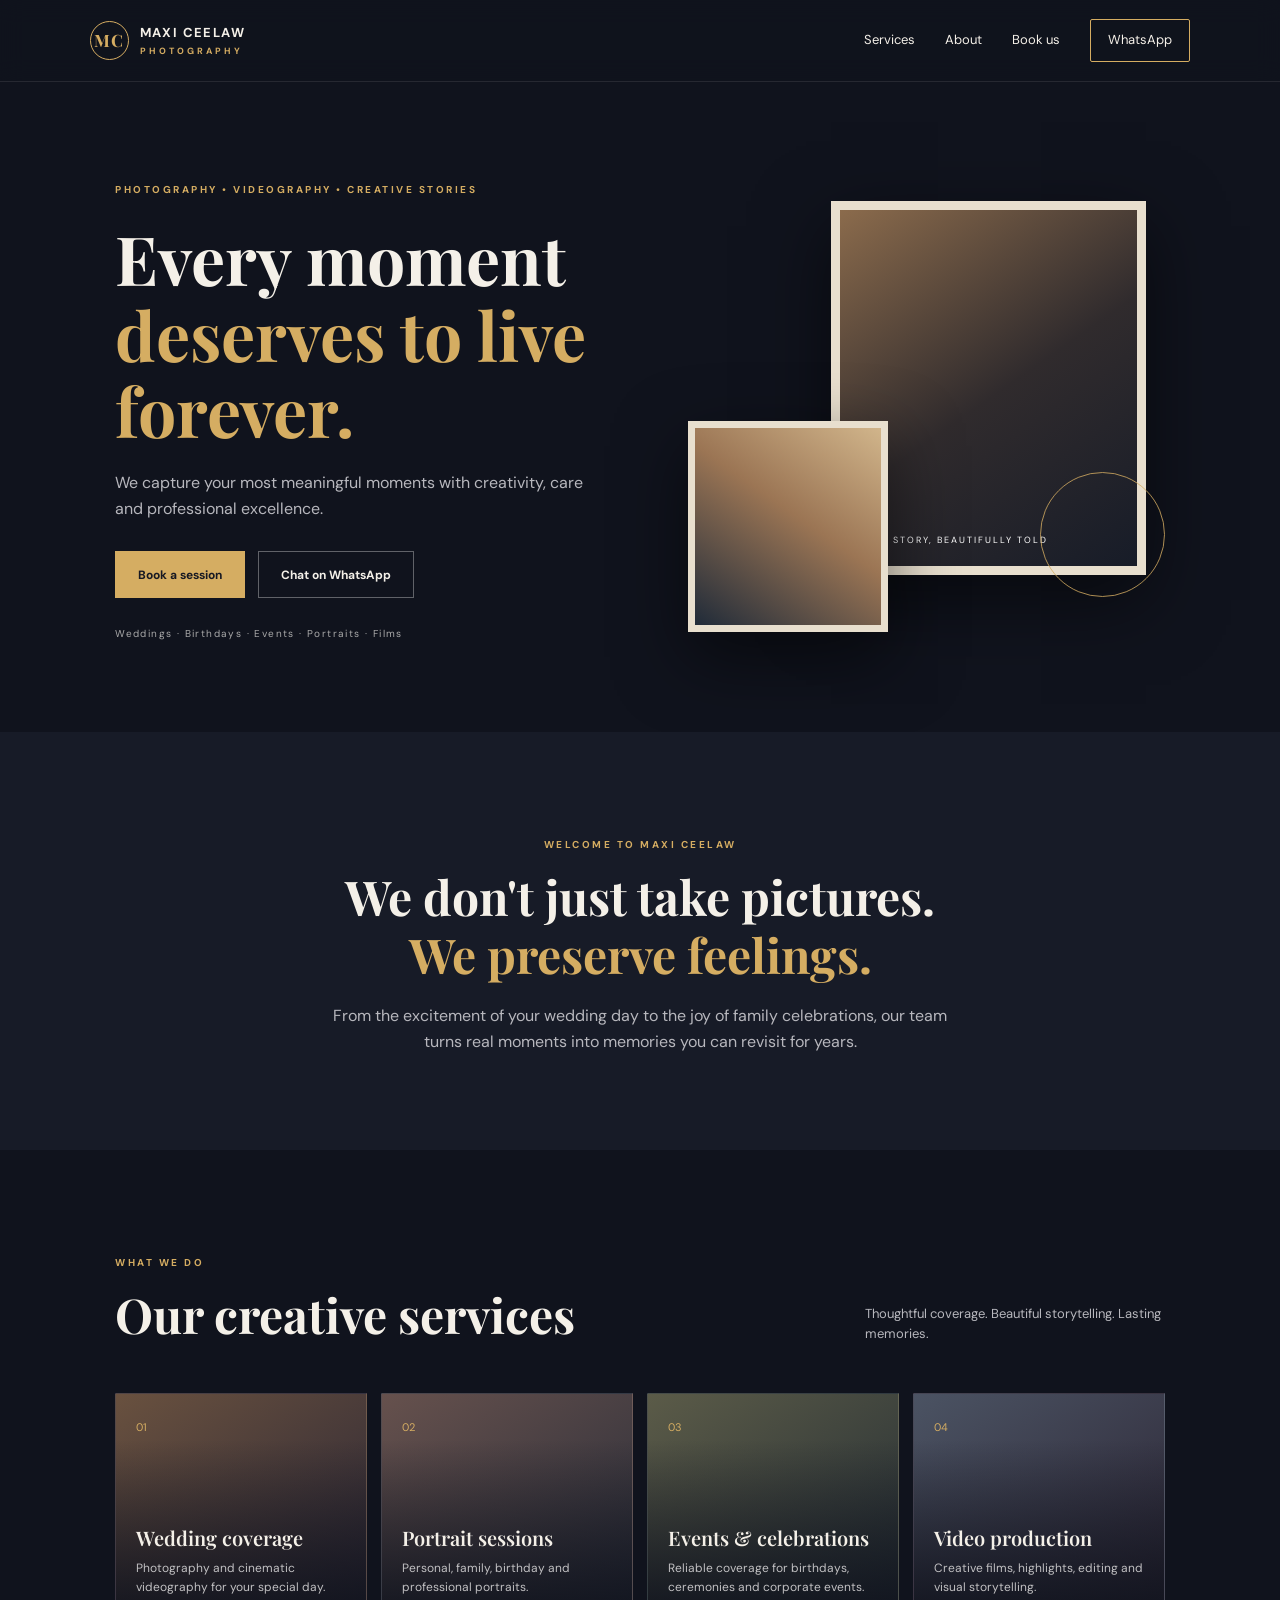
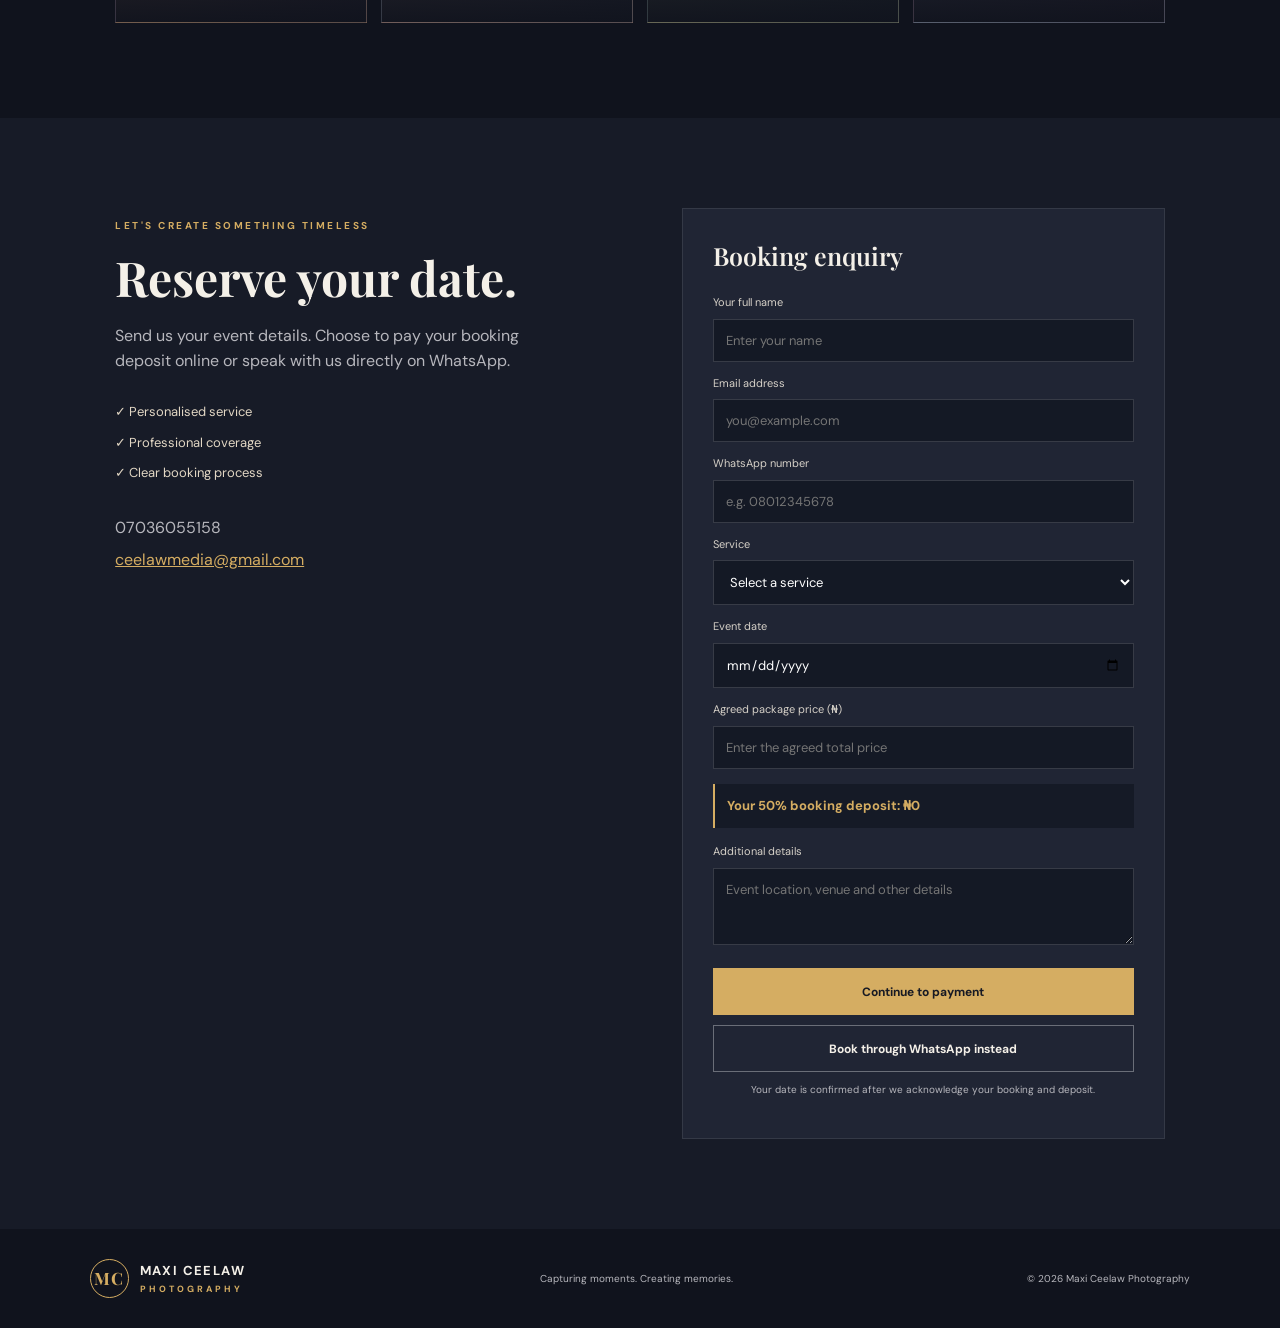
<file: index.html>
<!doctype html>
<html lang="en">
<head>
  <meta charset="utf-8"><meta name="viewport" content="width=device-width,initial-scale=1">
  <meta name="theme-color" content="#10131d">
  <meta name="description" content="Maxi Ceelaw Photography — weddings, portraits, events, photography and videography in Nigeria.">
  <title>Maxi Ceelaw Photography | Capture the Moments</title>
  <link rel="preconnect" href="https://fonts.googleapis.com"><link rel="preconnect" href="https://fonts.gstatic.com" crossorigin>
  <link href="https://fonts.googleapis.com/css2?family=DM+Sans:wght@400;500;600;700&family=Playfair+Display:wght@600;700&display=swap" rel="stylesheet">
  <link rel="stylesheet" href="styles.css">
</head>
<body>
<header class="topbar"><a class="brand" href="#home"><span class="brand-mark">MC</span><span>MAXI CEELAW<small>PHOTOGRAPHY</small></span></a><button class="menu-toggle" aria-label="Open menu" aria-expanded="false">☰</button><nav id="nav"><a href="#services">Services</a><a href="#about">About</a><a href="#booking">Book us</a><a class="nav-cta" href="https://wa.me/2347036055158" target="_blank" rel="noopener">WhatsApp</a></nav></header>
<main>
<section class="hero" id="home"><div class="hero-content"><p class="eyebrow">PHOTOGRAPHY • VIDEOGRAPHY • CREATIVE STORIES</p><h1>Every moment<br><em>deserves to live forever.</em></h1><p class="hero-copy">We capture your most meaningful moments with creativity, care and professional excellence.</p><div class="hero-actions"><a class="btn btn-gold" href="#booking">Book a session</a><a class="btn btn-outline" href="https://wa.me/2347036055158" target="_blank" rel="noopener">Chat on WhatsApp</a></div><p class="hero-note">Weddings · Birthdays · Events · Portraits · Films</p></div><div class="hero-art" aria-label="Photography portfolio image"><div class="photo-frame frame-one"><span>YOUR STORY, BEAUTIFULLY TOLD</span></div><div class="photo-frame frame-two"></div><div class="gold-ring"></div></div></section>
<section class="intro" id="about"><p class="eyebrow">WELCOME TO MAXI CEELAW</p><h2>We don't just take pictures.<br><em>We preserve feelings.</em></h2><p>From the excitement of your wedding day to the joy of family celebrations, our team turns real moments into memories you can revisit for years.</p></section>
<section class="services" id="services"><div class="section-heading"><div><p class="eyebrow">WHAT WE DO</p><h2>Our creative services</h2></div><p>Thoughtful coverage. Beautiful storytelling. Lasting memories.</p></div><div class="service-grid"><article class="service-card wedding"><div class="service-number">01</div><h3>Wedding coverage</h3><p>Photography and cinematic videography for your special day.</p></article><article class="service-card portrait"><div class="service-number">02</div><h3>Portrait sessions</h3><p>Personal, family, birthday and professional portraits.</p></article><article class="service-card event"><div class="service-number">03</div><h3>Events & celebrations</h3><p>Reliable coverage for birthdays, ceremonies and corporate events.</p></article><article class="service-card film"><div class="service-number">04</div><h3>Video production</h3><p>Creative films, highlights, editing and visual storytelling.</p></article></div></section>
<section class="booking" id="booking"><div class="booking-copy"><p class="eyebrow">LET'S CREATE SOMETHING TIMELESS</p><h2>Reserve your date.</h2><p>Send us your event details. Choose to pay your booking deposit online or speak with us directly on WhatsApp.</p><div class="booking-points"><span>✓ Personalised service</span><span>✓ Professional coverage</span><span>✓ Clear booking process</span></div><p class="contact-line">07036055158<br><a href="mailto:ceelawmedia@gmail.com">ceelawmedia@gmail.com</a></p></div>
<form id="booking-form" class="booking-form"><h3>Booking enquiry</h3><label>Your full name<input name="name" required placeholder="Enter your name"></label><label>Email address<input name="email" type="email" required placeholder="you@example.com"></label><label>WhatsApp number<input name="phone" required placeholder="e.g. 08012345678"></label><label>Service<select name="service" required><option value="">Select a service</option><option>Wedding coverage</option><option>Portrait session</option><option>Birthday / Event coverage</option><option>Video production</option><option>Other</option></select></label><label>Event date<input name="eventDate" type="date" required></label><label>Agreed package price (₦)<input name="packagePrice" type="number" min="1000" step="500" required placeholder="Enter the agreed total price"></label><div class="deposit-preview" id="deposit-preview">Your 50% booking deposit: ₦0</div><label>Additional details<textarea name="details" rows="3" placeholder="Event location, venue and other details"></textarea></label><button class="btn btn-gold full" type="submit">Continue to payment</button><a id="whatsapp-booking" class="btn btn-outline full" href="https://wa.me/2347036055158" target="_blank" rel="noopener">Book through WhatsApp instead</a><p class="form-foot">Your date is confirmed after we acknowledge your booking and deposit.</p><p id="form-message" class="form-message" role="status"></p></form></section>
</main><footer><a class="brand" href="#home"><span class="brand-mark">MC</span><span>MAXI CEELAW<small>PHOTOGRAPHY</small></span></a><p>Capturing moments. Creating memories.</p><p>© <span id="year"></span> Maxi Ceelaw Photography</p></footer>
<script src="script.js"></script>
</body></html>
</file>
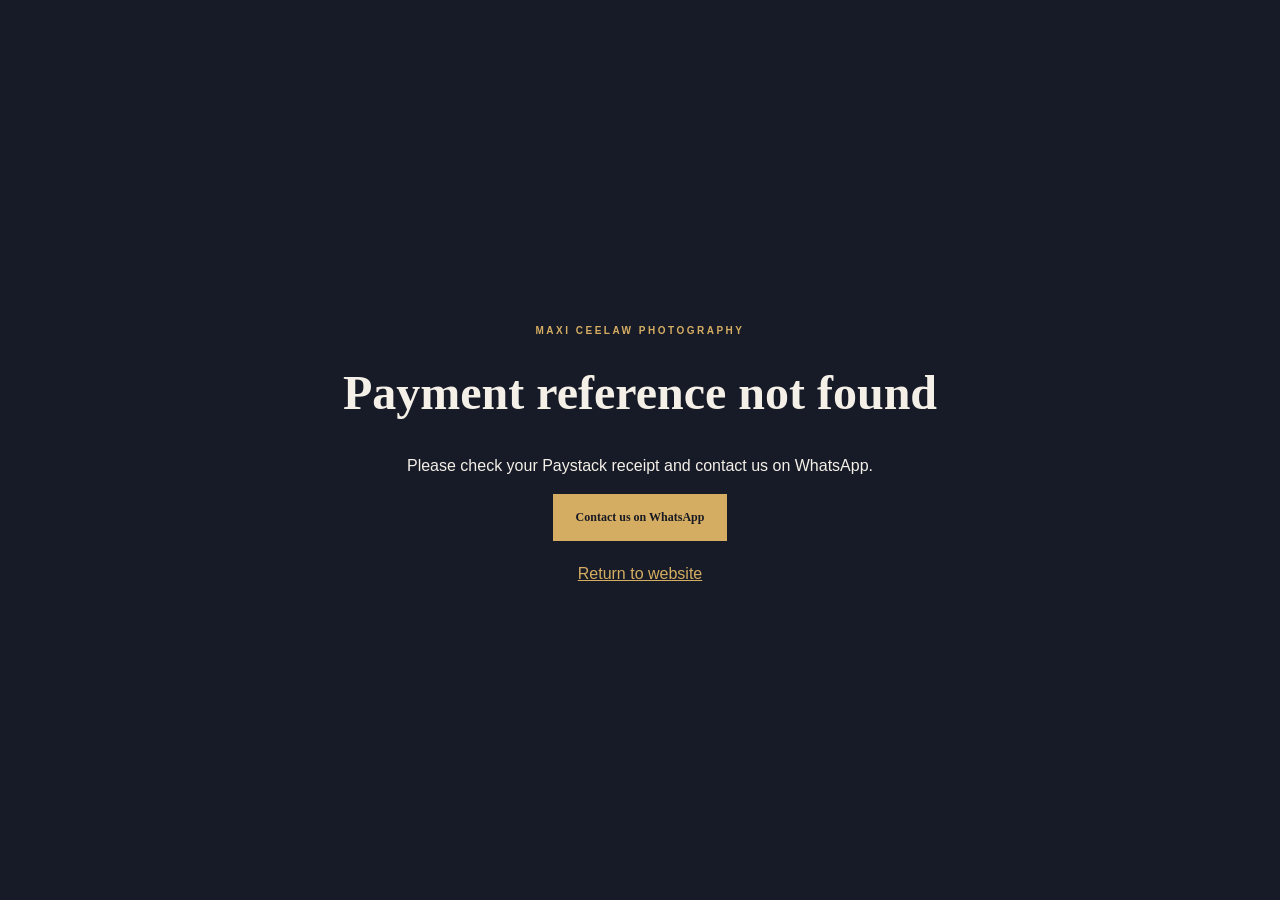
<file: payment-success.html>
<!doctype html><html lang="en"><head><meta charset="utf-8"><meta name="viewport" content="width=device-width,initial-scale=1"><meta name="theme-color" content="#10131d"><title>Payment status | Maxi Ceelaw Photography</title><link rel="stylesheet" href="styles.css"></head><body><main class="intro" style="min-height:100vh;display:flex;flex-direction:column;justify-content:center;align-items:center"><p class="eyebrow">MAXI CEELAW PHOTOGRAPHY</p><h2 id="heading">Checking your payment…</h2><p id="status">Please wait while we confirm the transaction with Paystack.</p><a class="btn btn-gold" href="https://wa.me/2347036055158" target="_blank" rel="noopener">Contact us on WhatsApp</a><p><a href="/" style="color:#d5ad62">Return to website</a></p></main><script>const params=new URLSearchParams(location.search);const ref=params.get('reference')||params.get('trxref');const heading=document.getElementById('heading');const status=document.getElementById('status');if(!ref){heading.textContent='Payment reference not found';status.textContent='Please check your Paystack receipt and contact us on WhatsApp.';}else{fetch('/.netlify/functions/verify-payment?reference='+encodeURIComponent(ref)).then(r=>r.json().then(d=>({ok:r.ok,data:d}))).then(({ok,data})=>{if(ok&&data.status==='success'){heading.textContent='Payment confirmed';status.textContent='Your booking deposit has been confirmed. Please message us on WhatsApp so we can acknowledge your event date. Reference: '+data.reference;}else{heading.textContent='Payment not confirmed yet';status.textContent='Paystack has not confirmed this transaction as successful. Please contact us with your receipt if you believe you were charged.';}}).catch(()=>{heading.textContent='We could not verify the payment';status.textContent='Please contact us on WhatsApp with your Paystack receipt.';});}</script></body></html>
</file>
<file: styles.css>
:root{--bg:#10131d;--panel:#191e2b;--gold:#d5ad62;--cream:#f4f0e8;--muted:#b7b7bd}*{box-sizing:border-box}html{scroll-behavior:smooth}body{margin:0;background:var(--bg);color:var(--cream);font-family:'DM Sans',sans-serif;line-height:1.6}.topbar{height:82px;padding:0 7%;display:flex;align-items:center;justify-content:space-between;border-bottom:1px solid #ffffff18;position:sticky;top:0;background:#10131df2;backdrop-filter:blur(12px);z-index:10}.brand{display:flex;align-items:center;gap:11px;color:var(--cream);text-decoration:none;font-weight:700;letter-spacing:1.4px;font-size:13px}.brand small{display:block;font-size:9px;letter-spacing:3px;color:var(--gold)}.brand-mark{width:39px;height:39px;border:1px solid var(--gold);border-radius:50%;display:grid;place-items:center;color:var(--gold);font-family:'Playfair Display';font-size:17px}nav{display:flex;align-items:center;gap:30px}nav a{color:var(--cream);text-decoration:none;font-size:13px}nav a:hover{color:var(--gold)}.nav-cta{border:1px solid var(--gold);padding:10px 17px;border-radius:2px}.menu-toggle{display:none;background:none;border:0;color:white;font-size:25px}.hero{min-height:650px;padding:90px 9% 80px;display:grid;grid-template-columns:1.05fr .95fr;align-items:center;gap:45px;overflow:hidden}.eyebrow{color:var(--gold);font-size:10px;letter-spacing:2.5px;font-weight:700}.hero h1{font:700 clamp(42px,5.3vw,72px)/1.12 'Playfair Display',serif;margin:22px 0}.hero h1 em,h2 em{color:var(--gold);font-style:normal}.hero-copy{color:var(--muted);max-width:470px}.hero-actions{display:flex;gap:13px;flex-wrap:wrap;margin-top:30px}.btn{display:inline-flex;justify-content:center;align-items:center;text-decoration:none;padding:13px 22px;font:700 12px 'DM Sans';border:1px solid transparent;cursor:pointer;min-height:47px}.btn-gold{background:var(--gold);color:#171923}.btn-gold:hover{background:#e6c783}.btn-outline{border-color:#ffffff55;color:var(--cream)}.btn-outline:hover{border-color:var(--gold);color:var(--gold)}.hero-note{font-size:10px;letter-spacing:1.4px;color:#aaa;margin-top:28px}.hero-art{height:440px;position:relative}.photo-frame{position:absolute;background:linear-gradient(145deg,#8b6b4c,#302b2d 52%,#171c28);box-shadow:0 25px 70px #0008}.frame-one{width:66%;height:85%;right:4%;top:2%;border:9px solid #e8dfce;display:flex;align-items:flex-end;padding:18px}.frame-one span{font-size:9px;letter-spacing:2px;color:#fff}.frame-two{width:42%;height:48%;left:0;bottom:0;border:7px solid #e8dfce;background:linear-gradient(35deg,#202b39,#9b7554 55%,#d1b58b)}.gold-ring{position:absolute;width:125px;height:125px;border:1px solid var(--gold);border-radius:50%;right:0;bottom:8%;opacity:.8}.intro{text-align:center;padding:95px 20px;background:#171b27}.intro h2,.section-heading h2,.booking h2{font:700 clamp(32px,4vw,48px)/1.2 'Playfair Display';margin:15px 0}.intro>p:last-child{color:var(--muted);max-width:620px;margin:20px auto 0}.services{padding:95px 9%}.section-heading{display:flex;justify-content:space-between;align-items:end;gap:30px;margin-bottom:35px}.section-heading>p{color:var(--muted);max-width:300px;font-size:13px}.service-grid{display:grid;grid-template-columns:repeat(4,1fr);gap:14px}.service-card{min-height:230px;padding:25px 20px;background:var(--panel);border:1px solid #ffffff12;display:flex;flex-direction:column;justify-content:flex-end;position:relative;overflow:hidden}.service-card:before{content:'';position:absolute;inset:0;background:linear-gradient(0deg,#10131df2,transparent 80%)}.service-card>*{position:relative}.service-number{color:var(--gold);font-size:11px;margin-bottom:auto}.service-card h3{font:600 20px 'Playfair Display';margin:0 0 8px}.service-card p{font-size:12px;color:#c1c0c2;margin:0}.wedding{background:linear-gradient(145deg,#69513f,#272333)}.portrait{background:linear-gradient(145deg,#66514d,#252a37)}.event{background:linear-gradient(145deg,#5b5b48,#202a32)}.film{background:linear-gradient(145deg,#4b5363,#292231)}.booking{padding:90px 9%;background:#171b27;display:grid;grid-template-columns:1fr 1fr;gap:8%;align-items:start}.booking-copy>p:not(.eyebrow){color:var(--muted);max-width:440px}.booking-points{display:grid;gap:10px;color:#e2d7c4;font-size:13px;margin:28px 0}.contact-line{line-height:2}.contact-line a{color:var(--gold)}.booking-form{background:#202534;padding:30px;border:1px solid #ffffff17}.booking-form h3{font:600 25px 'Playfair Display';margin:0 0 22px}.booking-form label{display:block;font-size:11px;color:#d6d1c8;margin:13px 0}.booking-form input,.booking-form select,.booking-form textarea{display:block;width:100%;margin-top:7px;padding:12px;background:#141925;border:1px solid #ffffff26;color:#fff;border-radius:0;font:13px 'DM Sans'}.booking-form input:focus,.booking-form select:focus,.booking-form textarea:focus{outline:1px solid var(--gold)}.deposit-preview{background:#151a26;border-left:2px solid var(--gold);padding:12px;font-size:13px;color:var(--gold);font-weight:700;margin:15px 0}.full{width:100%;margin-top:10px}.form-foot,.form-message{font-size:10px;color:var(--muted);text-align:center}.form-message{color:var(--gold)}footer{padding:30px 7%;display:flex;justify-content:space-between;align-items:center;gap:15px;flex-wrap:wrap}footer p{font-size:10px;color:var(--muted)}@media(max-width:850px){.hero{grid-template-columns:1fr;padding-top:70px}.hero-art{height:340px;max-width:520px;width:100%;margin:auto}.service-grid{grid-template-columns:repeat(2,1fr)}.booking{grid-template-columns:1fr;gap:35px}.section-heading{align-items:start;flex-direction:column;gap:0}}@media(max-width:600px){.topbar{height:70px;padding:0 5%}.menu-toggle{display:block}nav{display:none;position:absolute;top:69px;left:0;right:0;background:#10131d;padding:20px 6%;flex-direction:column;align-items:flex-start;border-bottom:1px solid #ffffff22}nav.open{display:flex}.hero{padding:65px 7% 55px;min-height:auto}.hero h1{font-size:44px}.hero-art{height:290px}.intro,.services,.booking{padding:65px 7%}.service-grid{grid-template-columns:1fr 1fr;gap:9px}.service-card{min-height:210px;padding:17px 13px}.service-card h3{font-size:17px}.service-card p{font-size:11px}.booking-form{padding:22px 17px}footer{padding:25px 7%;flex-direction:column;align-items:flex-start;gap:7px}}
</file>
